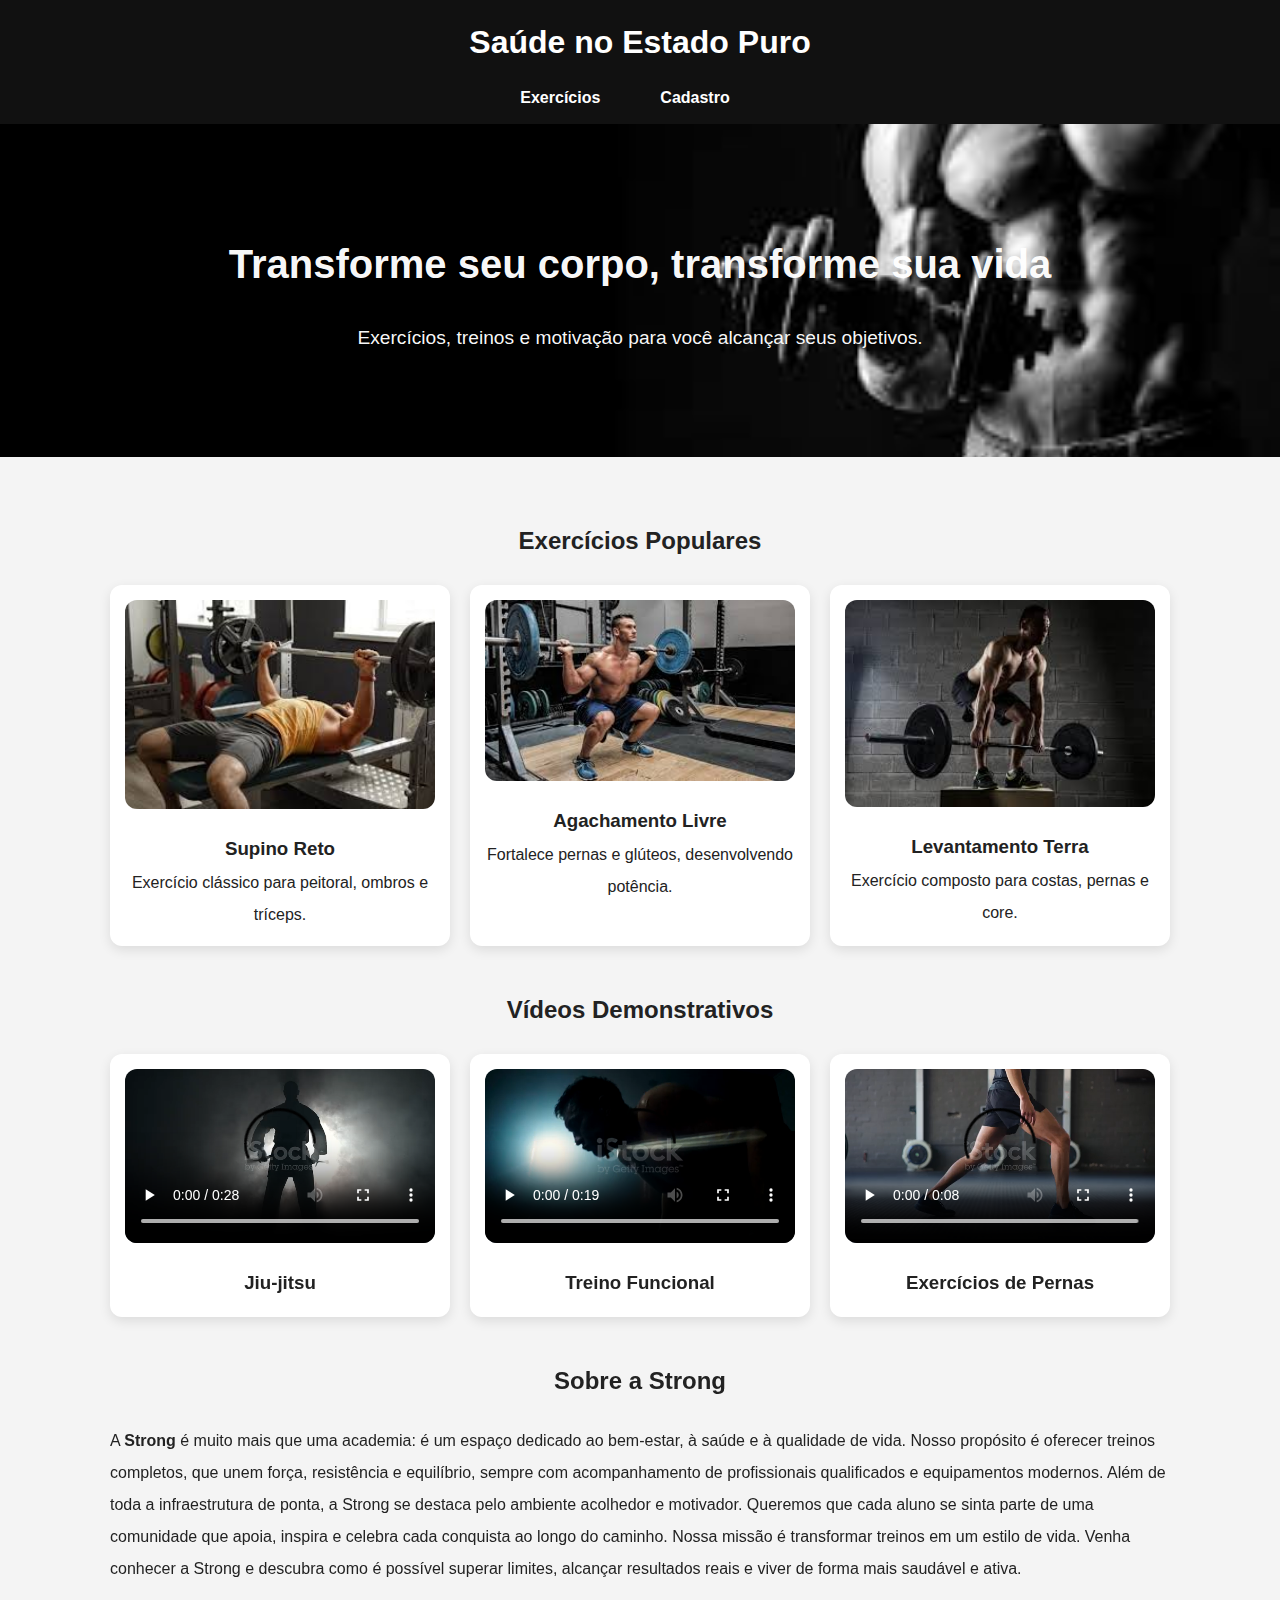
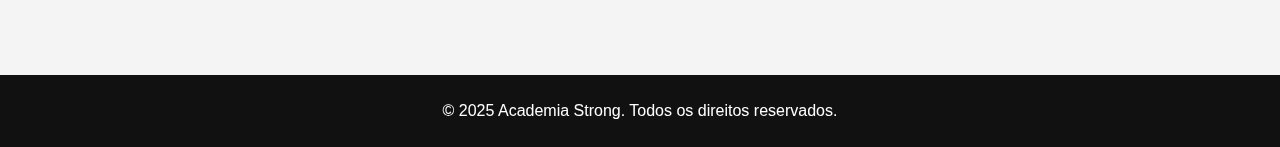
<file: meusite_comp-main/meusite_comp-main/index.html>
<!DOCTYPE html>
<html lang="pt-br">
<head>
  <meta charset="UTF-8">
  <meta name="viewport" content="width=device-width, initial-scale=1.0">
  <title>Academia Strong</title>
  <link rel="stylesheet" href="style.css">
</head>
<body>
  <header>
    <h1> Saúde no Estado Puro </h1>
    <nav>
      <ul>
        <li><a href="./peitoral.html">Exercícios</a></li>
        <li><a href="./costas.html"></a></li>
        <li><a href="./formulario.html">Cadastro</a></li>
        <li><a href="./cardio.html"></a></li>
      </ul>
    </nav>
  </header>

  <section class="hero" style="background-image: url('./imagens/banner.jpg');">
    <div class="escrita">
    <h2>Transforme seu corpo, transforme sua vida</h2>
    <p>Exercícios, treinos e motivação para você alcançar seus objetivos.</p>
  </section>

  <main class="container">
    <section id="exercicios" class="section">
      <h2>Exercícios Populares</h2>
      <div class="grid">
        <div class="card">
          <img src="./imagens/sup_reto.jpg" alt="Supino reto">
          <h3>Supino Reto</h3>
          <p>Exercício clássico para peitoral, ombros e tríceps.</p>
        </div>
        <div class="card">
          <img src="./imagens/aga_livre.jpg" alt="Agachamento livre">
          <h3>Agachamento Livre</h3>
          <p>Fortalece pernas e glúteos, desenvolvendo potência.</p>
        </div>
        <div class="card">
          <img src="./imagens/levam_terra.jpg" alt="Levantamento Terra">
          <h3>Levantamento Terra</h3>
          <p>Exercício composto para costas, pernas e core.</p>
        </div>
      </div>
    </section>

    <section id="videos" class="section">
      <h2>Vídeos Demonstrativos</h2>
      <div class="grid">
        <div class="card">
          <video controls>
            <source src="./midias/jiu_jits.mp4" type="video/mp4">
          </video>
          <h3>Jiu-jitsu</h3>
        </div>
        <div class="card">
          <video controls>
            <source src="./midias/funcional.mp4" type="video/mp4">
          </video>
          <h3>Treino Funcional</h3>
        </div>
        <div class="card">
          <video controls>
            <source src="./midias/perna.mp4" type="video/mp4">
          </video>
          <h3>Exercícios de Pernas</h3>
        </div>
      </div>
    </section>

    <section id="sobre" class="section">
      <h2>Sobre a Strong</h2>
      <p>A <strong>Strong</strong> é muito mais que uma academia: é um espaço dedicado ao bem-estar, à saúde e à qualidade de vida. Nosso propósito é oferecer treinos completos, que unem força, resistência e equilíbrio, sempre com acompanhamento de profissionais qualificados e equipamentos modernos. Além de toda a infraestrutura de ponta, a Strong se destaca pelo ambiente acolhedor e motivador. Queremos que cada aluno se sinta parte de uma comunidade que apoia, inspira e celebra cada conquista ao longo do caminho.

        Nossa missão é transformar treinos em um estilo de vida. Venha conhecer a Strong e descubra como é possível superar limites, alcançar resultados reais e viver de forma mais saudável e ativa.</p>
    </section>
  </main>

  <footer>
    <p>&copy; 2025 Academia Strong. Todos os direitos reservados.</p>
  </footer>
</body>
</html>
</file>
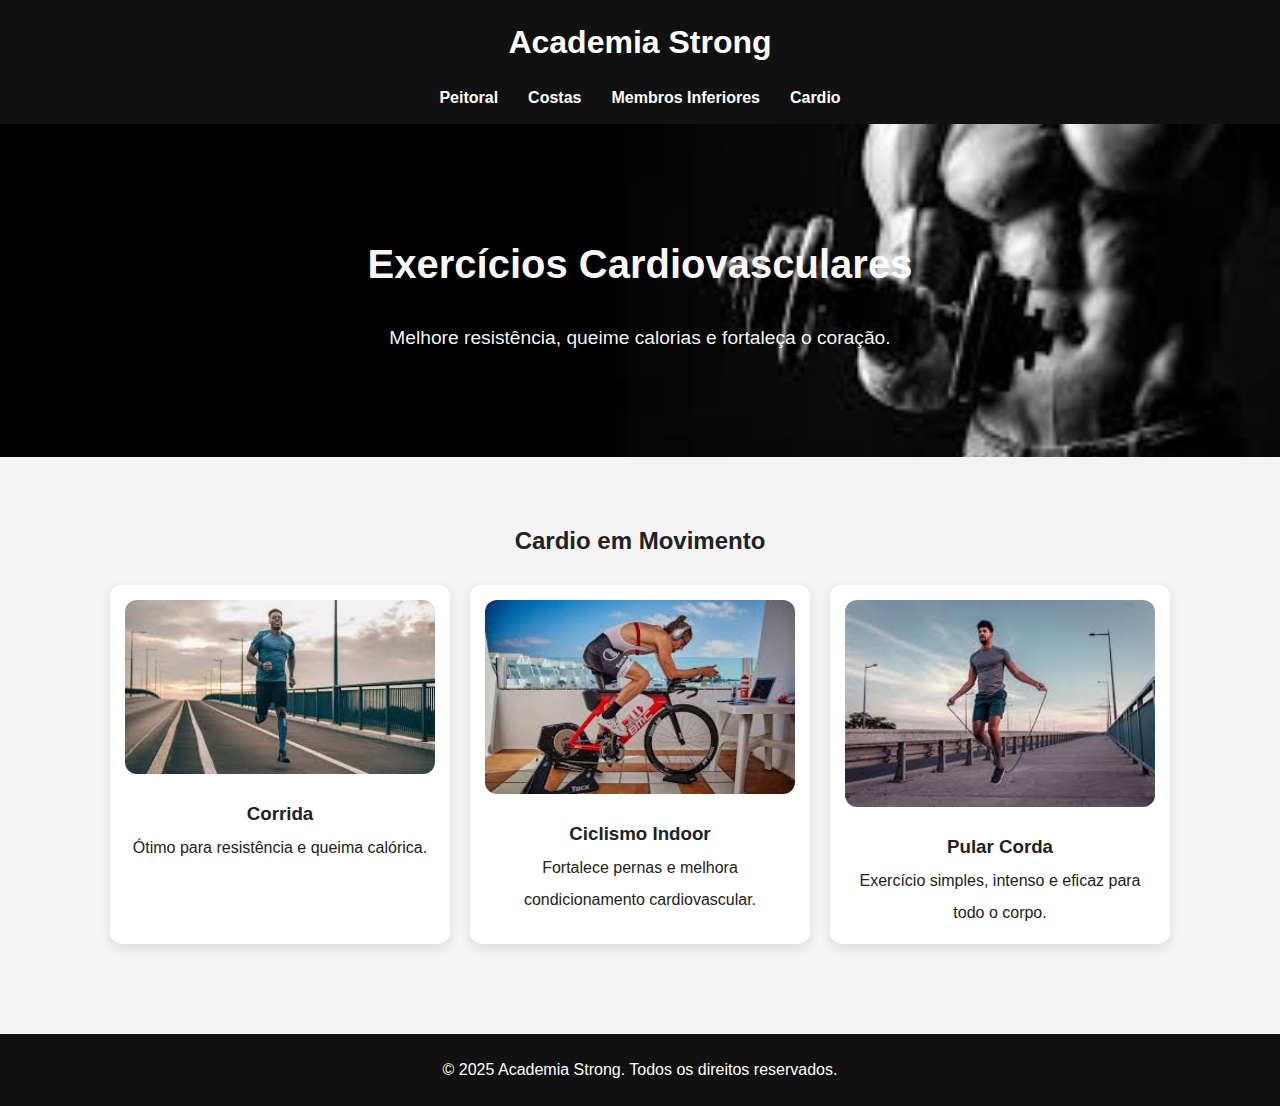
<file: meusite_comp-main/meusite_comp-main/cardio.html>
<!DOCTYPE html>
<html lang="pt-br">
<head>
  <meta charset="UTF-8">
  <meta name="viewport" content="width=device-width, initial-scale=1.0">
  <title>Exercícios Cardio - Strong</title>
  <link rel="stylesheet" href="style.css">
</head>
<body>
  <header>
    <h1>Academia Strong</h1>
    <nav>
      <ul>
        <li><a href="peitoral.html">Peitoral</a></li>
        <li><a href="costas.html">Costas</a></li>
        <li><a href="inferiores.html">Membros Inferiores</a></li>
        <li><a href="cardio.html">Cardio</a></li>
      </ul>
    </nav>
  </header>

  <section class="hero" style="background-image: url('./imagens/banner.jpg');">
    <div class="escrita">
      <h2>Exercícios Cardiovasculares</h2>
    <p>Melhore resistência, queime calorias e fortaleça o coração.</p>
  </div>
  </section>

  <main class="container">
    <section class="section">
      <h2>Cardio em Movimento</h2>
      <div class="grid">
        <div class="card">
          <img src="./imagens/corrida.jpg" alt="Corrida">
          <h3>Corrida</h3>
          <p>Ótimo para resistência e queima calórica.</p>
        </div>
        <div class="card">
          <img src="./imagens/cilci_odoor.jpg" alt="Ciclismo Indoor">
          <h3>Ciclismo Indoor</h3>
          <p>Fortalece pernas e melhora condicionamento cardiovascular.</p>
        </div>
        <div class="card">
          <img src="./imagens/pular_corda.jpg" alt="Pular Corda">
          <h3>Pular Corda</h3>
          <p>Exercício simples, intenso e eficaz para todo o corpo.</p>
        </div>
      </div>
    </section>
  </main>

  <footer>
    <p>&copy; 2025 Academia Strong. Todos os direitos reservados.</p>
  </footer>
</body>
</html>
</file>
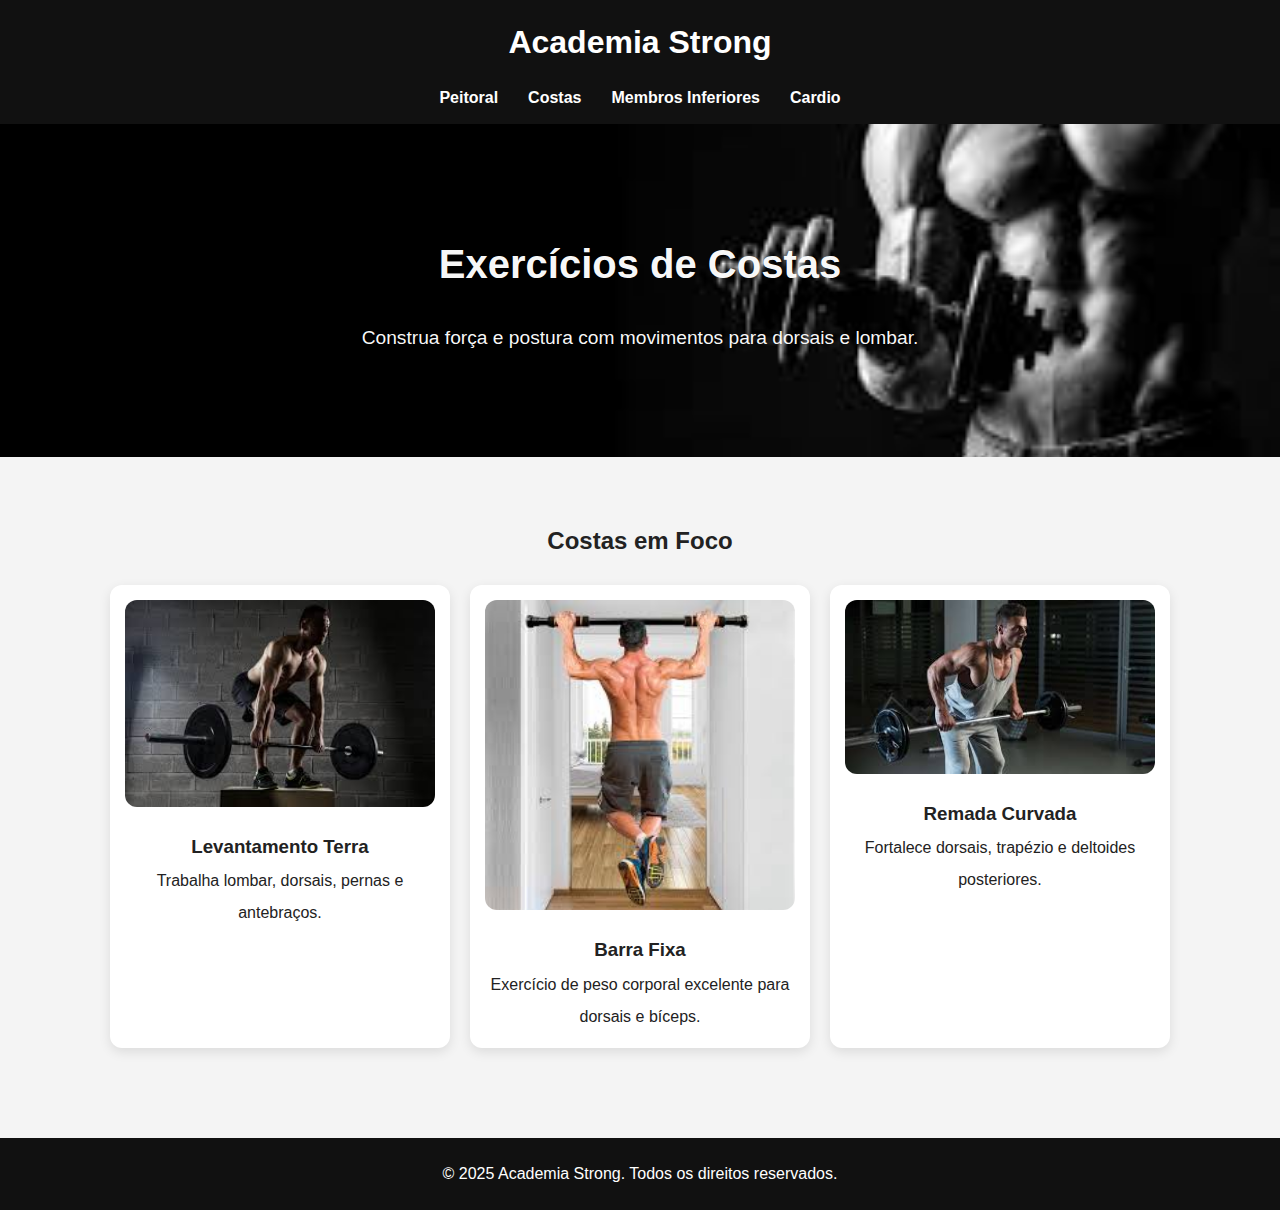
<file: meusite_comp-main/meusite_comp-main/costas.html>
<!DOCTYPE html>
<html lang="pt-br">
<head>
  <meta charset="UTF-8">
  <meta name="viewport" content="width=device-width, initial-scale=1.0">
  <title>Treino de Costas - Strong</title>
  <link rel="stylesheet" href="style.css">
</head>
<body>
  <header>
    <h1>Academia Strong</S></h1>
    <nav>
      <ul>
        <li><a href="peitoral.html">Peitoral</a></li>
        <li><a href="costas.html">Costas</a></li>
        <li><a href="inferiores.html">Membros Inferiores</a></li>
        <li><a href="cardio.html">Cardio</a></li>
      </ul>
    </nav>
  </header>

  <section class="hero" style="background-image: url('./imagens/banner.jpg');">
    <div class="escrita">
      <h2>Exercícios de Costas</h2>
    <p>Construa força e postura com movimentos para dorsais e lombar.</p></div>
  </section>

  <main class="container">
    <section class="section">
      <h2>Costas em Foco</h2>
      <div class="grid">
        <div class="card">
          <img src="./imagens/levam_terra.jpg" alt="Levantamento Terra">
          <h3>Levantamento Terra</h3>
          <p>Trabalha lombar, dorsais, pernas e antebraços.</p>
        </div>
        <div class="card">
          <img src="./imagens/barra_fixa.jpg" alt="Barra Fixa">
          <h3>Barra Fixa</h3>
          <p>Exercício de peso corporal excelente para dorsais e bíceps.</p>
        </div>
        <div class="card">
          <img src="./imagens/rema_curvada.jpg" alt="Remada Curvada">
          <h3>Remada Curvada</h3>
          <p>Fortalece dorsais, trapézio e deltoides posteriores.</p>
        </div>
      </div>
    </section>
  </main>

  <footer>
    <p>&copy; 2025 Academia Strong. Todos os direitos reservados.</p>
  </footer>
</body>
</html>
</file>
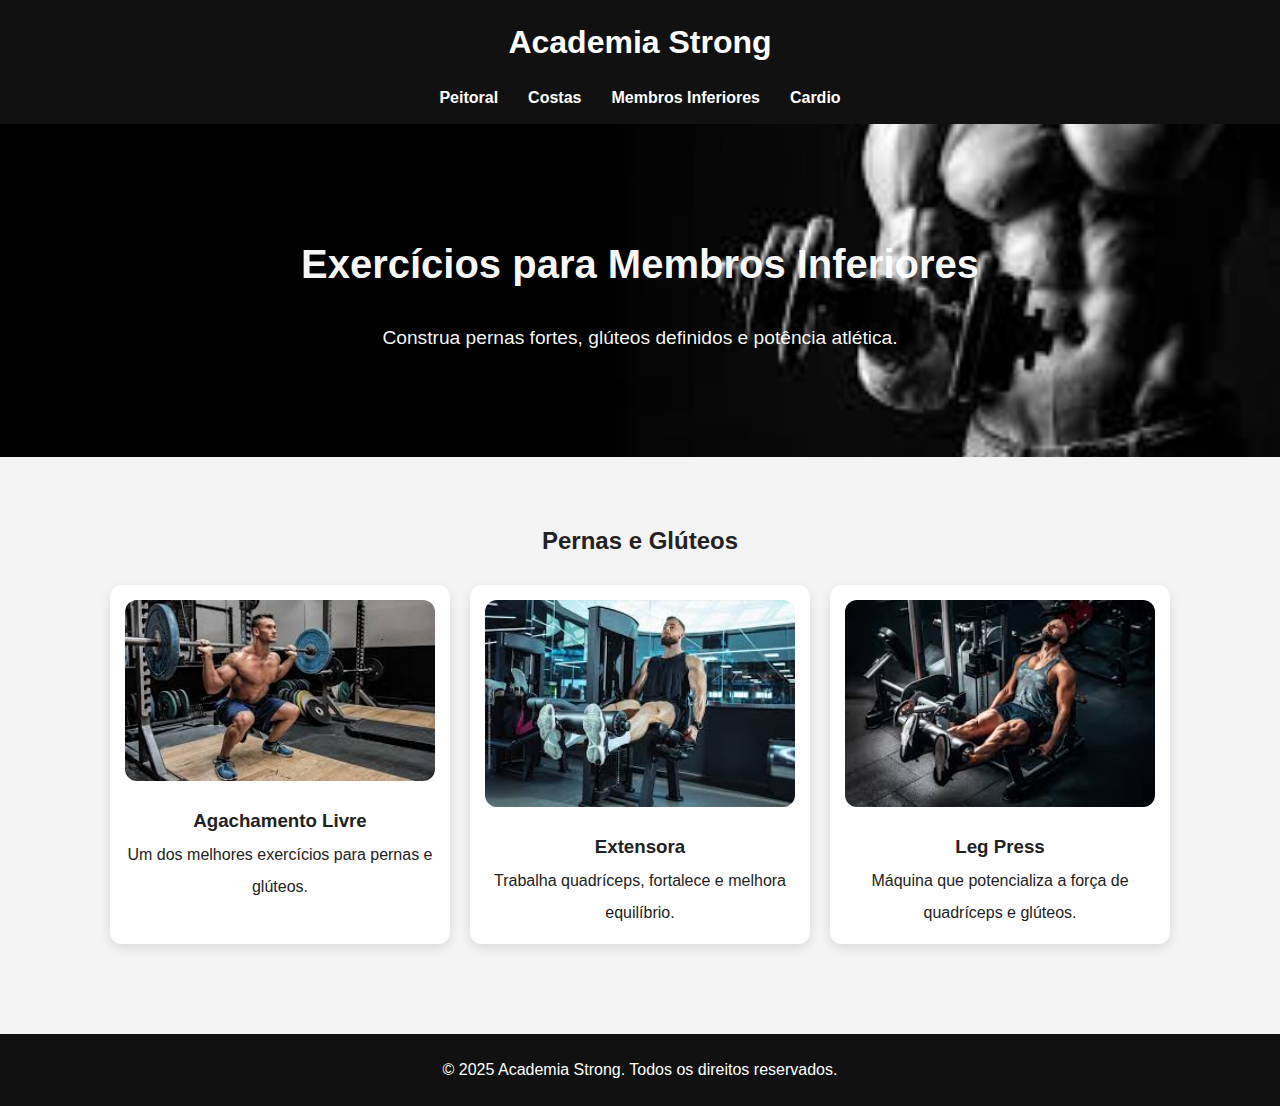
<file: meusite_comp-main/meusite_comp-main/inferiores.html>
<!DOCTYPE html>
<html lang="pt-br">
<head>
  <meta charset="UTF-8">
  <meta name="viewport" content="width=device-width, initial-scale=1.0">
  <title>Treino de Pernas - Strong</title>
  <link rel="stylesheet" href="style.css">
</head>
<body>
  <header>
    <h1>Academia Strong</h1>
    <nav>
      <ul>
        <li><a href="peitoral.html">Peitoral</a></li>
        <li><a href="costas.html">Costas</a></li>
        <li><a href="inferiores.html">Membros Inferiores</a></li>
        <li><a href="cardio.html">Cardio</a></li>
      </ul>
    </nav>
  </header>

  <section class="hero" style="background-image: url('./imagens/banner.jpg');">
    <div class="escrita"><h2>Exercícios para Membros Inferiores</h2>
    <p>Construa pernas fortes, glúteos definidos e potência atlética.</p></div>
  </section>

  <main class="container">
    <section class="section">
      <h2>Pernas e Glúteos</h2>
      <div class="grid">
        <div class="card">
          <img src="./imagens/aga_livre.jpg" alt="Agachamento Livre">
          <h3>Agachamento Livre</h3>
          <p>Um dos melhores exercícios para pernas e glúteos.</p>
        </div>
        <div class="card">
          <img src="./imagens/extensora.jpg" alt="Avanço / Afundo">
          <h3>Extensora</h3>
          <p>Trabalha quadríceps, fortalece e melhora equilíbrio.</p>
        </div>
        <div class="card">
          <img src="./imagens/leg_press.jpg" alt="Leg Press">
          <h3>Leg Press</h3>
          <p>Máquina que potencializa a força de quadríceps e glúteos.</p>
        </div>
      </div>
    </section>
  </main>

  <footer>
    <p>&copy; 2025 Academia Strong. Todos os direitos reservados.</p>
  </footer>
</body>
</html>
</file>
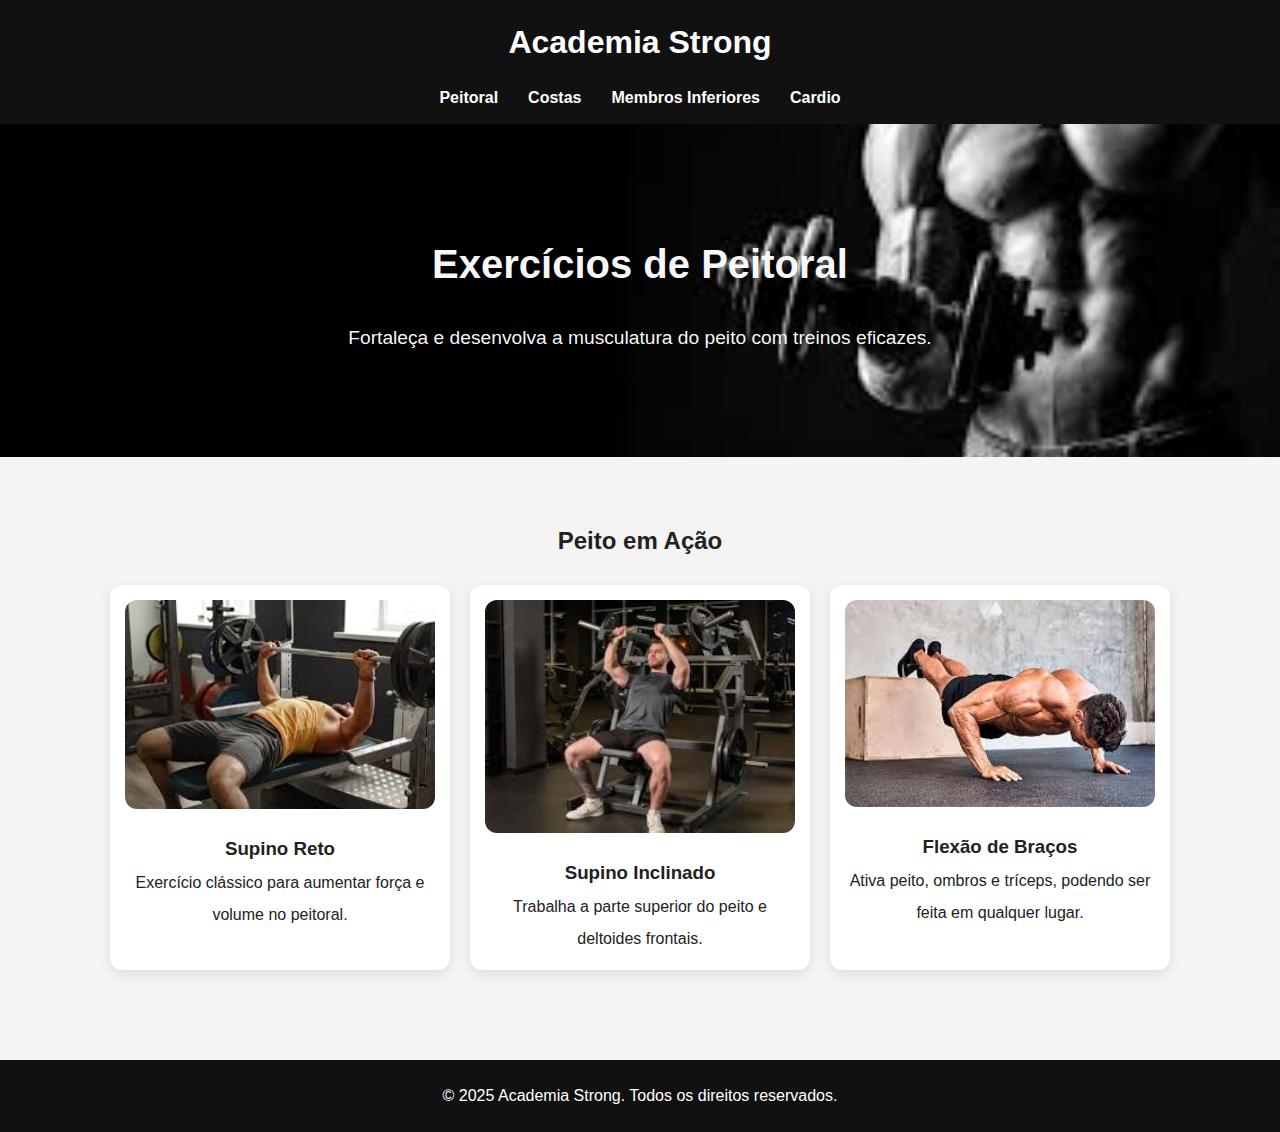
<file: meusite_comp-main/meusite_comp-main/peitoral.html>
<!DOCTYPE html>
<html lang="pt-br">
<head>
  <meta charset="UTF-8">
  <meta name="viewport" content="width=device-width, initial-scale=1.0">
  <title>Treino de Peitoral - Strong</title>
  <link rel="stylesheet" href="style.css">
</head>
<body>
  <header>
    <h1>Academia Strong</h1>
    <nav>
      <ul>
        <li><a href="peitoral.html">Peitoral</a></li>
        <li><a href="costas.html">Costas</a></li>
        <li><a href="inferiores.html">Membros Inferiores</a></li>
        <li><a href="cardio.html">Cardio</a></li>
      </ul>
    </nav>
  </header>

  <section class="hero"  style="background-image: url('./imagens/banner.jpg')">
    <div class="escrita"><h2>Exercícios de Peitoral</h2>
    <p>Fortaleça e desenvolva a musculatura do peito com treinos eficazes.</p></div>
  </section>

  <main class="container">
    <section class="section">
      <h2>Peito em Ação</h2>
      <div class="grid">
        <div class="card">
          <img src="./imagens/sup_reto.jpg" alt="Supino Reto">
          <h3>Supino Reto</h3> 
          <p>Exercício clássico para aumentar força e volume no peitoral.</p>
        </div>
        <div class="card">
          <img src="./imagens/sup_iclinado.jpg" alt="Supino Inclinado">
          <h3>Supino Inclinado</h3>
          <p>Trabalha a parte superior do peito e deltoides frontais.</p>
        </div>
        <div class="card">
          <img src="./imagens/flex_braco.jpg" alt="Flexão de Braços">
          <h3>Flexão de Braços</h3>
          <p>Ativa peito, ombros e tríceps, podendo ser feita em qualquer lugar.</p>
        </div>
      </div>
    </section>
  </main>

  <footer>
    <p>&copy; 2025 Academia Strong. Todos os direitos reservados.</p>
  </footer>
</body>
</html>
</file>
<file: meusite_comp-main/meusite_comp-main/style.css>
* { margin: 0; padding: 0; box-sizing: border-box; }
body { 
  font-family: Arial, sans-serif; 
  line-height: 2.0; 
  color: #222222; 
  background: #f4f4f4; 
}
header { 
  background: #111; 
  color: #fff; 
  padding: 10px; 
  text-align: center; 
}
header h1 { margin-bottom: 8px; }
nav ul { 
  display: flex; 
  justify-content: center; 
  gap: 30px; 
  list-style: none; 
}
nav a { 
  color: #fff; 
  text-decoration: none; 
  font-weight: bold; 
}
.hero { 
  text-align: center; 
  padding: 100px 90px; 
  background: url() center/cover; 
  color: rgb(255, 255, 255); 
}
.hero h2 { font-size: 2.5rem; margin-bottom: 15px; }
.hero p { font-size: 1.2rem; }
.container { 
  max-width: 1100px; 
  margin: auto; 
  padding: 20px; 
}
.section { margin: 40px 0; }
.section h2 { text-align: center; margin-bottom: 20px; }
.grid { 
  display: grid; 
  grid-template-columns: repeat(auto-fit, minmax(250px, 1fr)); 
  gap: 20px; 
}
.card { 
  background: rgb(255, 255, 255); 
  padding: 15px; 
  border-radius: 12px; 
  box-shadow: 0 4px 12px rgba(0,0,0,0.1); 
  text-align: center; 
}
.card img, .card video { 
  width: 100%; 
  border-radius: 12px; 
  margin-bottom: 10px; 
}
footer { 
  text-align: center; 
  background: #111; 
  color: #fff; 
  padding: 20px; 
  margin-top: 30px; 
}
.imagembanner{
  width:80% ;
  height: 80%;
}
.bannerpeito{
  width: 100%;
  height: 100%;
}
.escrita{
  color: rgba(255, 255, 255, 0.986);
}
</file>
